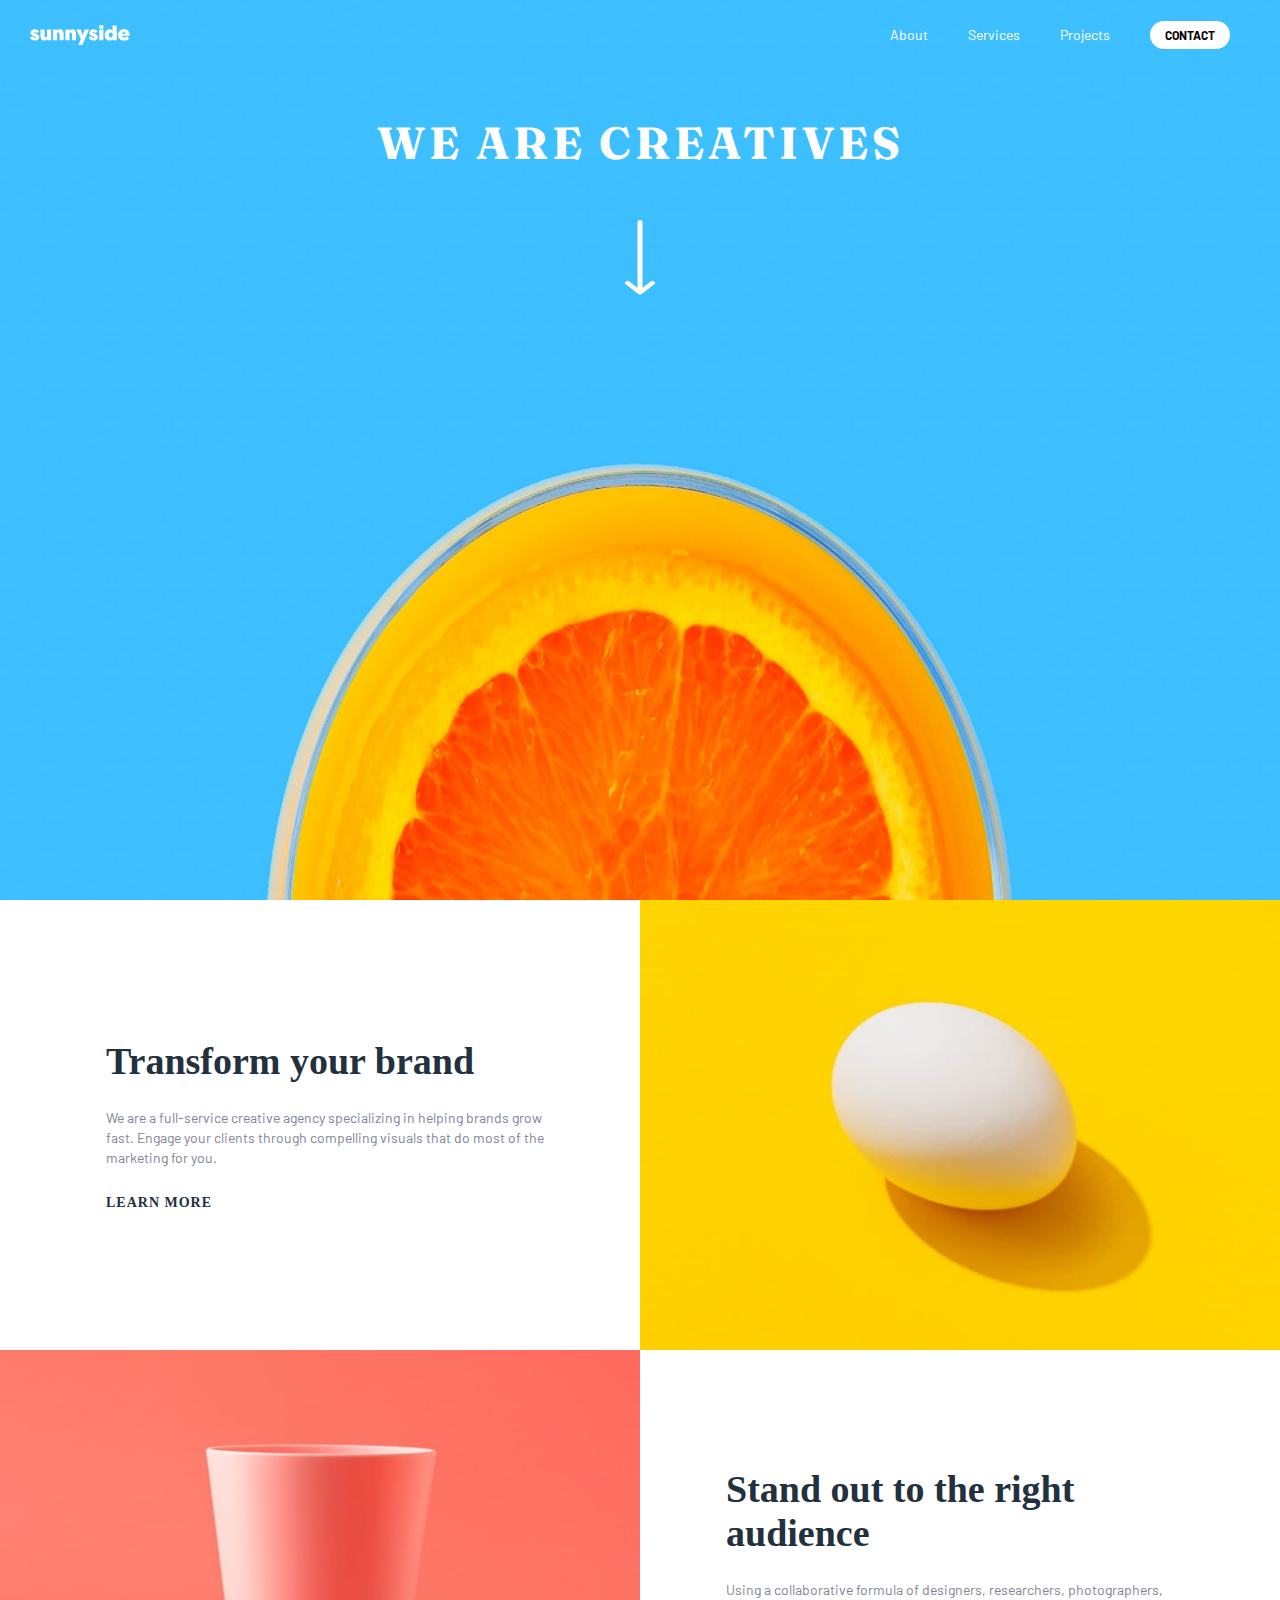
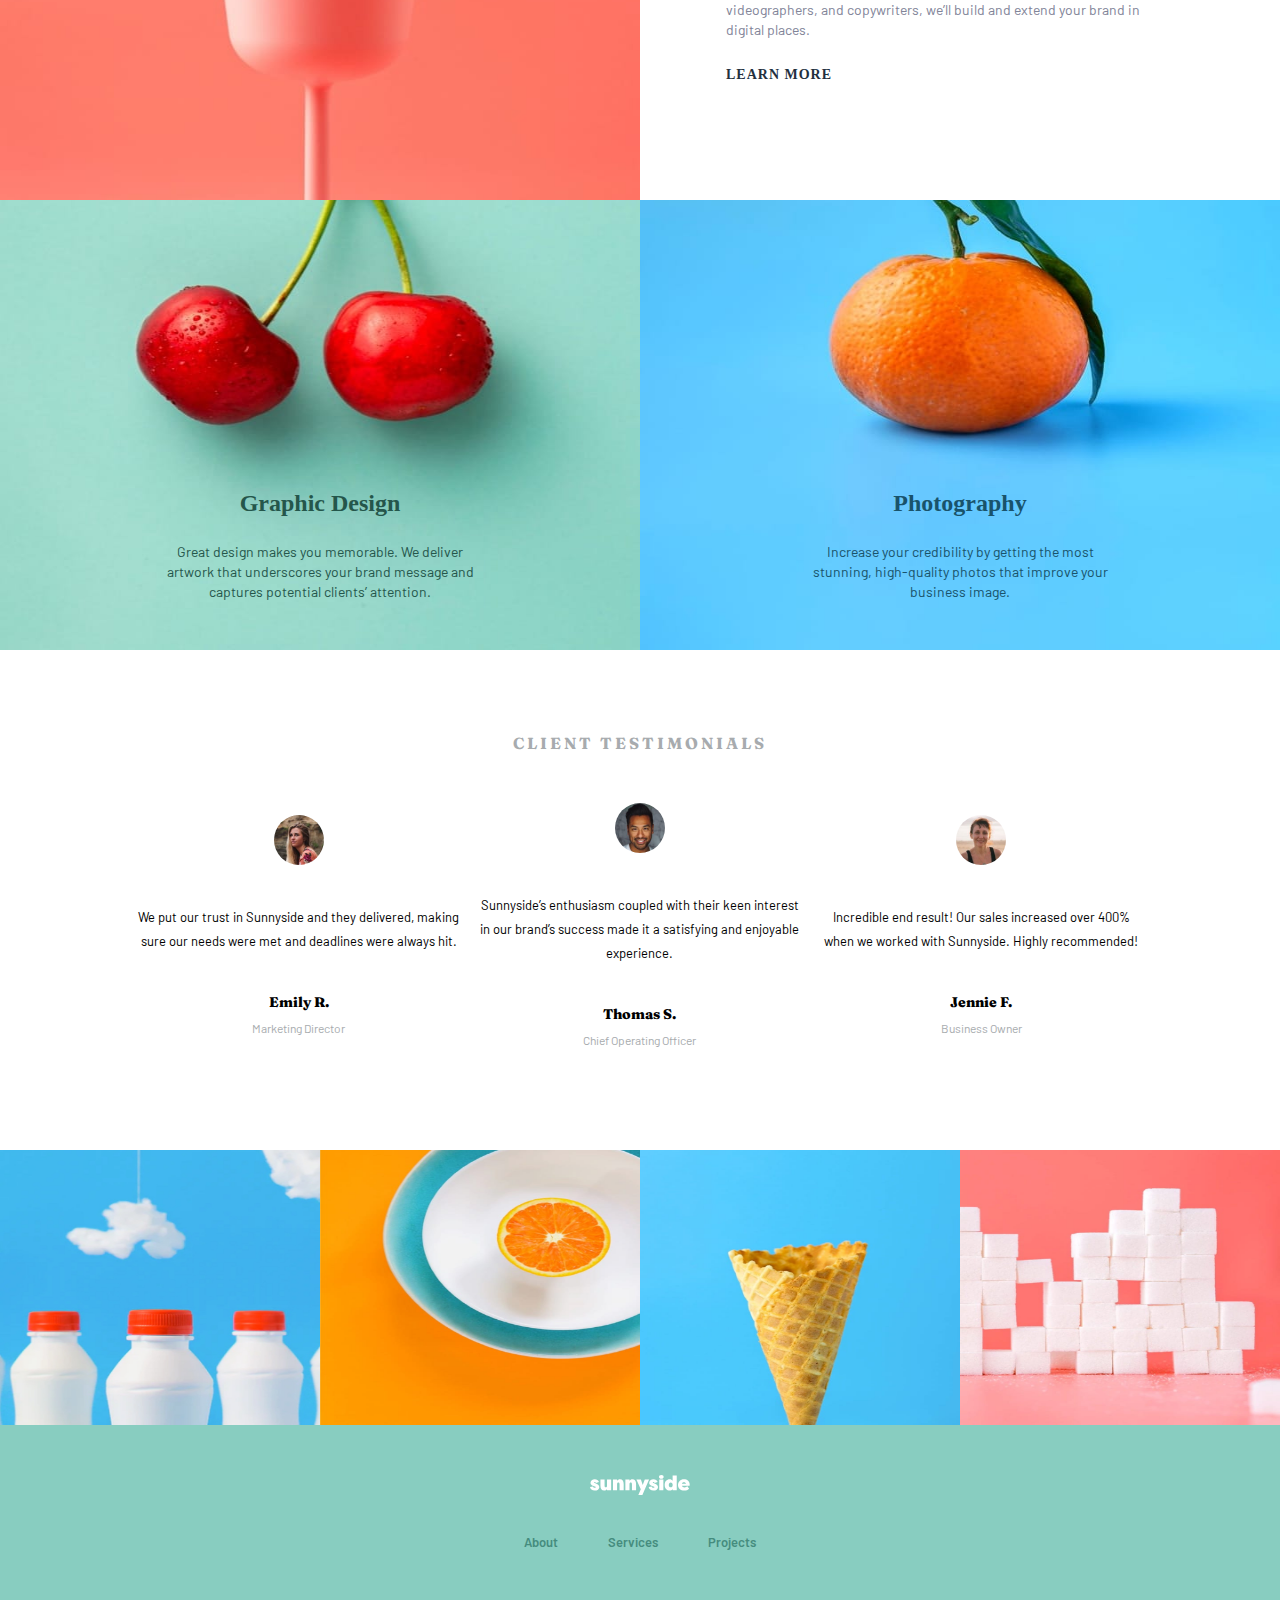
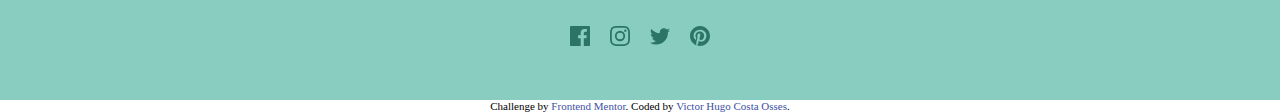
<file: Projeto001/index.html>
<!DOCTYPE html>
<html lang="en">
<head>
  <meta charset="UTF-8">
  <meta name="viewport" content="width=device-width, initial-scale=1.0">

  <link rel="icon" type="image/png" sizes="32x32" href="./images/favicon-32x32.png">
  
  <!-- CSS -->
  <link rel="stylesheet" href="css/style.css">

  <!-- Google Fonts -->
  <link href="https://fonts.googleapis.com/css2?family=Barlow:wght@400&family=Fraunces:wght@600;700&display=swap" rel="stylesheet">

  <title>Frontend Mentor | Sunnyside agency landing page</title>

  <style>
    .attribution { font-size: 11px; text-align: center;}
    .attribution a { color: hsl(228, 45%, 44%); }
  </style>

</head>
<body>
  <header class="background-header">
      <menu>
        <a href="#" class="logo"></a>
        <ul>
          <li><a href="#">About</a></li>
          <li><a href="#">Services</a></li>
          <li><a href="#">Projects</a></li>
          <li><a href="#" class="contact"> Contact</a></li>
        </ul>
        <div class="hamburger"></div>
      </menu>
      <div class="header-text">
        <h2>We are creatives</h2>
        <div class="arrow-down"></div>
      </div>
  </header>
  
  <div class="conteudo">
    <section class="first-section">
      <div class="content-text">
        <div>
          <h3>Transform your brand</h3>
          <p class="mg-top-bottom"> We are a full-service creative agency specializing in helping brands grow fast. 
            Engage your clients through compelling visuals that do most of the marketing for you.</p>
          <a href="#">Learn more</a>
        </div>
      </div>
      <div class="egg"></div>
    </section>

    <section class="second-section">
      <div class="stand-out"></div>
      <div class="content-text mg-right">
        <div>
          <h3>Stand out to the right audience</h3>
          <p class="mg-top-bottom">Using a collaborative formula of designers, researchers, photographers, videographers, and copywriters, we’ll build and extend your brand in digital places. </p>
          <a href="#">Learn more</a>
        </div>
      </div>
    </section>

    <section class="third-section">
      <div class="graphic-design">
        <div class="content-box">
          <div class="content-bottom">
            <h3>Graphic Design</h3>
            <p>Great design makes you memorable. We deliver artwork that underscores your brand message and captures potential clients’ attention.</p>
          </div>
        </div>
      </div>
  
      <div class="photography">
        <div class="content-box">
          <div class="content-bottom">
            <h3>Photography</h3>
            <p>Increase your credibility by getting the most stunning, high-quality photos that improve your business image.</p>
          </div>
        </div>
      </div>
    </section>

    <section class="client-testimonials">
      <div class="content">
          <header>
            <h2>Client testimonials</h2>
          </header>
          <div class="cards">
            <div class="card">
              <img src="images/image-emily.jpg" alt="">
              <p>We put our trust in Sunnyside and they delivered, making sure our needs were met and deadlines were always hit.</p>
              <span class="name">Emily R.</span>
              <span class="profi">Marketing Director</span>
            </div>
            <div class="card">
              <img src="images/image-thomas.jpg"  alt="">
              <p>Sunnyside’s enthusiasm coupled with their keen interest in our brand’s success made it a satisfying and enjoyable experience.</p>
              <span class="name">Thomas S.</span>
              <span class="profi">Chief Operating Officer</span>
            </div>
            <div class="card">
              <img src="images/image-jennie.jpg"  alt="">
              <p>Incredible end result! Our sales increased over 400% when we worked with Sunnyside. Highly recommended!</p>
              <span class="name">Jennie F.</span>
              <span class="profi">Business Owner</span>
            </div>
          </div>
      </div>
    </section>
  </div>

  <footer>
    <div class="images-footer">
      <div>
        <div id="milkbottles" class="img-footer"></div>
        <div id="orange" class="img-footer"></div>
      </div>
      <div>
        <div id="cone" class="img-footer"></div>
        <div id="sugarcubes" class="img-footer"></div>
      </div>
    </div>
    <div class="footer-links">
      <div class="content-footer">
        <a href="#" class="logo"></a>

        <ul class="links">
          <li><a href="#">About</a></li>
          <li><a href="#">Services</a></li>
          <li><a href="#">Projects</a></li>
        </ul>

        <ul class="midia-links">
          <li><a href="#"><img src="images/icon-facebook.svg" alt="" srcset=""></a></li>
          <li><a href="#"><img src="images/icon-instagram.svg" alt="" srcset=""></a></li>
          <li><a href="#"><img src="images/icon-twitter.svg" alt="" srcset=""></a></li>
          <li><a href="#"><img src="images/icon-pinterest.svg" alt="" srcset=""></a></li>
        </ul>
      </div>
    </div>
  </footer>

  <div class="attribution">
    Challenge by <a href="https://www.frontendmentor.io?ref=challenge" target="_blank">Frontend Mentor</a>. 
    Coded by <a href="#">Victor Hugo Costa Osses</a>.
  </div>
</body>
</html>
</file>
<file: Projeto001/css/style.css>
* {
  padding: 0px;
  margin: 0px;
  box-sizing: border-box;
  text-decoration: none;
}

body header.background-header {
  background-size: contain;
  background-repeat: no-repeat;
  width: 100%;
  height: 100%;
  background-size: 100% 100%;
  height: 100vh;
  min-height: 400px;
  background-color: #3dbeff;
  background-image: url("../images/desktop/image-header.jpg");
}
@media screen and (max-width: 576px) {
  body header.background-header {
    background-image: url("../images/mobile/image-header.jpg");
    min-height: 400px;
    height: 100vh;
  }
}
body header.background-header menu {
  display: flex;
  align-items: center;
  justify-content: center;
  justify-content: space-between;
  width: 100%;
  margin: 0 auto;
  height: 50px;
  padding: 20px 30px 0px 30px;
}
body header.background-header menu a.logo {
  background-size: contain;
  background-repeat: no-repeat;
  width: 100%;
  height: 100%;
  background-size: 100% 100%;
  width: 100px;
  height: 20px;
  background-image: url("../images/logo.svg");
}
body header.background-header menu ul {
  display: flex;
  align-items: center;
  justify-content: center;
  list-style: none;
}
@media screen and (max-width: 576px) {
  body header.background-header menu ul {
    display: none;
  }
}
body header.background-header menu ul li {
  margin: 0px 20px 0px 20px;
}
body header.background-header menu ul li a {
  color: white;
  font-family: "Barlow", sans-serif;
  font-size: 14px;
}
body header.background-header menu ul li a.contact {
  color: white;
  font-family: "Barlow", sans-serif;
  font-size: 12px;
  color: black;
  background: white;
  border-radius: 15px;
  padding: 7px 15px 7px 15px;
  text-transform: uppercase;
  font-weight: 700;
}
body header.background-header menu div.hamburger {
  background-size: contain;
  background-repeat: no-repeat;
  width: 100%;
  height: 100%;
  background-size: 100% 100%;
  background-image: url("../images/icon-hamburger.svg");
  width: 20px;
  height: 20px;
  display: none;
  cursor: pointer;
}
@media screen and (max-width: 576px) {
  body header.background-header menu div.hamburger {
    display: block;
  }
}
body header.background-header div.header-text {
  display: flex;
  align-items: center;
  justify-content: center;
  flex-direction: column;
}
body header.background-header div.header-text h2 {
  font-family: "Fraunces", sans-serif;
  font-size: 45px;
  color: white;
  text-transform: uppercase;
  letter-spacing: 4px;
  margin-top: 65px;
  text-align: center;
}
@media screen and (min-width: 577px) and (max-width: 768px) {
  body header.background-header div.header-text h2 {
    width: 50%;
    font-size: 40px;
    margin-top: 60px;
  }
}
@media screen and (max-width: 576px) {
  body header.background-header div.header-text h2 {
    padding: 0px 20px 0px 20px;
  }
}
body header.background-header div.header-text div.arrow-down {
  background-size: contain;
  background-repeat: no-repeat;
  width: 100%;
  height: 100%;
  background-size: 100% 100%;
  display: flex;
  align-items: center;
  justify-content: center;
  background-image: url("../images/icon-arrow-down.svg");
  width: 30px;
  height: 75px;
  margin: 50px 0px 0px 0px;
}
@media screen and (min-width: 577px) and (max-width: 768px) {
  body header.background-header div.header-text div.arrow-down {
    width: 35px;
    margin: 30px 0px 0px 0px;
  }
}
@media screen and (max-width: 576px) {
  body header.background-header div.header-text div.arrow-down {
    width: 35px;
    height: 90px;
    margin: 35px 0px 0px 0px;
  }
}
body div.conteudo section {
  display: flex;
  align-items: center;
  justify-content: center;
  flex-direction: row;
  justify-content: space-between;
  height: 450px;
}
@media screen and (max-width: 576px) {
  body div.conteudo section {
    height: 700px;
    text-align: center;
  }
}
@media screen and (max-width: 576px) {
  body div.conteudo section.first-section {
    flex-direction: column-reverse;
  }
}
@media screen and (max-width: 576px) {
  body div.conteudo section.second-section {
    flex-direction: column;
  }
}
@media screen and (max-width: 576px) {
  body div.conteudo section.third-section {
    flex-direction: column;
    height: 900px;
  }
}
@media screen and (min-width: 577px) and (max-width: 768px) {
  body div.conteudo section.third-section {
    height: 500px;
  }
}
body div.conteudo section div.egg {
  background-size: contain;
  background-repeat: no-repeat;
  width: 100%;
  height: 100%;
  background-size: 100% 100%;
  background-image: url("../images/desktop/image-transform.jpg");
}
@media screen and (max-width: 576px) {
  body div.conteudo section div.egg {
    height: 500px;
    background-image: url("../images/mobile/image-transform.jpg");
  }
}
body div.conteudo section div.stand-out {
  display: flex;
  align-items: center;
  justify-content: center;
  background-size: contain;
  background-repeat: no-repeat;
  width: 100%;
  height: 100%;
  background-size: 100% 100%;
  background-image: url("../images/desktop/image-stand-out.jpg");
}
@media screen and (max-width: 576px) {
  body div.conteudo section div.stand-out {
    height: 500px;
    background-image: url("../images/mobile/image-stand-out.jpg");
  }
}
body div.conteudo section div.photography {
  display: flex;
  align-items: center;
  justify-content: center;
  background-size: contain;
  background-repeat: no-repeat;
  width: 100%;
  height: 100%;
  background-size: 100% 100%;
  background-image: url("../images/desktop/image-photography.jpg");
}
@media screen and (max-width: 576px) {
  body div.conteudo section div.photography {
    height: 700px;
    background-image: url("../images/mobile/image-photography.jpg");
  }
}
body div.conteudo section div.photography p {
  color: #19536b;
}
body div.conteudo section div.photography h3 {
  color: #19536b;
}
body div.conteudo section div.graphic-design {
  background-size: contain;
  background-repeat: no-repeat;
  width: 100%;
  height: 100%;
  background-size: 100% 100%;
  display: flex;
  align-items: center;
  justify-content: center;
  background-image: url("../images/desktop/image-graphic-design.jpg");
}
@media screen and (max-width: 576px) {
  body div.conteudo section div.graphic-design {
    height: 700px;
    background-image: url("../images/mobile/image-graphic-design.jpg");
  }
}
body div.conteudo section div.graphic-design p {
  color: #25564b;
}
body div.conteudo section div.graphic-design h3 {
  color: #25564b;
}
body div.conteudo section div.content-box {
  position: relative;
  display: flex;
  flex-direction: column;
  text-align: center;
  width: 50%;
  height: 100%;
}
@media screen and (max-width: 576px) {
  body div.conteudo section div.content-box {
    width: 80%;
  }
}
@media screen and (min-width: 577px) and (max-width: 768px) {
  body div.conteudo section div.content-box {
    width: 70%;
  }
}
@media screen and (min-width: 769px) and (max-width: 992px) {
  body div.conteudo section div.content-box {
    width: 80%;
  }
}
body div.conteudo section div.content-box div.content-bottom {
  position: absolute;
  bottom: 0;
  transform: translateY(-40px);
  height: 120px;
  min-height: auto;
}
body div.conteudo section div.content-box div.content-bottom h3 {
  font-size: 24px;
}
@media screen and (max-width: 576px) {
  body div.conteudo section div.content-box div.content-bottom h3 {
    font-size: 32px;
  }
}
body div.conteudo section div.content-box div.content-bottom p {
  font-size: 14px;
  line-height: 20px;
  font-family: "Barlow", sans-serif;
  margin-top: 25px;
}
@media screen and (max-width: 576px) {
  body div.conteudo section div.content-box div.content-bottom p {
    font-size: 16px;
  }
}
body div.conteudo section.client-testimonials {
  height: auto;
  min-height: 500px;
  justify-content: center;
  padding: 50px 0px 50px 0px;
}
@media screen and (min-width: 769px) and (max-width: 992px) {
  body div.conteudo section.client-testimonials {
    padding: 80px 0px 80px 0px;
  }
}
@media screen and (min-width: 577px) and (max-width: 768px) {
  body div.conteudo section.client-testimonials {
    padding: 80px 0px 80px 0px;
  }
}
@media screen and (max-width: 576px) {
  body div.conteudo section.client-testimonials {
    padding: 80px 0px 80px 0px;
  }
}
body div.conteudo section.client-testimonials div.content {
  position: relative;
  height: 100%;
  width: 80%;
  text-align: center;
}
body div.conteudo section.client-testimonials div.content header h2 {
  text-transform: uppercase;
  font-family: "Fraunces", sans-serif;
  letter-spacing: 3px;
  font-size: 16px;
  height: 100%;
  color: #a7abae;
  transform: translateY(-20px);
}
body div.conteudo section.client-testimonials div.content div.cards {
  width: 100%;
  height: 100%;
  display: flex;
  flex-direction: row;
  flex-wrap: wrap;
  justify-content: center;
  align-items: center;
  margin-top: 30px;
}
body div.conteudo section.client-testimonials div.content div.cards div.card {
  display: flex;
  align-items: center;
  justify-content: center;
  flex-direction: column;
  width: 33.333%;
  height: 88%;
}
@media screen and (min-width: 769px) and (max-width: 992px) {
  body div.conteudo section.client-testimonials div.content div.cards div.card {
    width: 50%;
    padding-bottom: 30px;
  }
}
@media screen and (min-width: 577px) and (max-width: 768px) {
  body div.conteudo section.client-testimonials div.content div.cards div.card {
    width: 75%;
    padding-bottom: 40px;
  }
}
@media screen and (max-width: 576px) {
  body div.conteudo section.client-testimonials div.content div.cards div.card {
    width: 90%;
    padding-bottom: 50px;
  }
}
body div.conteudo section.client-testimonials div.content div.cards img {
  width: 50px;
  height: 50px;
  border-radius: 50%;
}
body div.conteudo section.client-testimonials div.content div.cards p {
  margin: 40px 0px 40px 0px;
  padding: 0px 10px 0px 10px;
  font-family: "Barlow", sans-serif;
  font-size: 13px;
  line-height: 1.5rem;
}
body div.conteudo section.client-testimonials div.content div.cards span.name {
  font-size: 14px;
  font-family: "Fraunces", sans-serif;
  font-weight: 800;
  margin-bottom: 10px;
}
body div.conteudo section.client-testimonials div.content div.cards span.profi {
  font-size: 12px;
  font-family: "Barlow", sans-serif;
  color: #a7abae;
}
body div.conteudo div.content-text {
  display: flex;
  align-items: center;
  justify-content: center;
  width: 100%;
  height: 100%;
}
body div.conteudo div.content-text.mg-right {
  transform: translateX(-20px);
}
@media screen and (max-width: 576px) {
  body div.conteudo div.content-text.mg-right {
    transform: translateX(0px);
  }
}
body div.conteudo div.content-text div {
  transform: translateX(10px);
  width: 70%;
}
@media screen and (max-width: 576px) {
  body div.conteudo div.content-text div {
    width: 80%;
    transform: translateX(0px);
  }
}
body div.conteudo div.content-text div h3 {
  font-size: 38px;
  color: #23303e;
  font-weight: 900;
}
body div.conteudo div.content-text div p {
  font-size: 14px;
  font-family: "Barlow", sans-serif;
  color: #818498;
  line-height: 20px;
  margin-top: 25px;
  margin-bottom: 25px;
}
@media screen and (max-width: 576px) {
  body div.conteudo div.content-text div p {
    font-size: 16px;
  }
}
body div.conteudo div.content-text div a {
  width: 107px;
  text-transform: uppercase;
  color: #23303e;
  font-size: 14px;
  font-weight: 700;
  letter-spacing: 1px;
}
body footer {
  width: 100%;
  height: auto;
  min-height: 550px;
  background: gray;
}
body footer div.images-footer {
  display: flex;
  flex-direction: row;
  justify-content: space-between;
  width: 100%;
  height: 275px;
}
@media screen and (max-width: 576px) {
  body footer div.images-footer {
    height: 300px;
    flex-direction: column;
  }
}
body footer div.images-footer div.img-footer {
  width: 100%;
  height: 100%;
  background-size: 100% 100%;
  background-repeat: no-repeat;
  width: 50%;
  height: 100%;
}
body footer div.images-footer div {
  display: flex;
  flex-direction: row;
  width: 100%;
  height: 100%;
}
body footer div.images-footer div#milkbottles {
  background-image: url("../images/desktop/image-gallery-milkbottles.jpg");
}
@media screen and (min-width: 577px) and (max-width: 768px) {
  body footer div.images-footer div#milkbottles {
    background-image: url("../images/mobile/image-gallery-milkbottles.jpg");
  }
}
@media screen and (max-width: 576px) {
  body footer div.images-footer div#milkbottles {
    background-image: url("../images/mobile/image-gallery-milkbottles.jpg");
  }
}
body footer div.images-footer div#orange {
  background-image: url("../images/desktop/image-gallery-orange.jpg");
}
@media screen and (min-width: 577px) and (max-width: 768px) {
  body footer div.images-footer div#orange {
    background-image: url("../images/mobile/image-gallery-orange.jpg");
  }
}
@media screen and (max-width: 576px) {
  body footer div.images-footer div#orange {
    background-image: url("../images/mobile/image-gallery-orange.jpg");
  }
}
body footer div.images-footer div#cone {
  background-image: url("../images/desktop/image-gallery-cone.jpg");
}
@media screen and (min-width: 577px) and (max-width: 768px) {
  body footer div.images-footer div#cone {
    background-image: url("../images/mobile/image-gallery-cone.jpg");
  }
}
@media screen and (max-width: 576px) {
  body footer div.images-footer div#cone {
    background-image: url("../images/mobile/image-gallery-cone.jpg");
  }
}
body footer div.images-footer div#sugarcubes {
  background-image: url("../images/desktop/image-gallery-sugarcubes.jpg");
}
@media screen and (min-width: 577px) and (max-width: 768px) {
  body footer div.images-footer div#sugarcubes {
    background-image: url("../images/mobile/image-gallery-sugar-cubes.jpg");
  }
}
@media screen and (max-width: 576px) {
  body footer div.images-footer div#sugarcubes {
    background-image: url("../images/mobile/image-gallery-sugar-cubes.jpg");
  }
}
body footer div.footer-links {
  display: flex;
  align-items: center;
  justify-content: center;
  width: 100%;
  height: 275px;
  background-color: #88cdc0;
}
body footer div.footer-links div.content-footer {
  display: flex;
  align-items: center;
  justify-content: center;
  padding: 30px 0px 30px 0px;
  flex-direction: column;
  height: 100%;
  width: 300px;
  text-align: center;
}
body footer div.footer-links div a.logo {
  background-size: contain;
  background-repeat: no-repeat;
  width: 100%;
  height: 100%;
  background-size: 100% 100%;
  width: 100px;
  height: 20px;
  background-image: url("../images/logo.svg");
  transform: translateY(20px);
}
body footer div.footer-links div ul {
  display: flex;
  align-items: center;
  justify-content: center;
  width: 100%;
  list-style: none;
}
body footer div.footer-links div ul.links {
  margin: auto 0px auto 0px;
  transform: translateY(-20px);
}
body footer div.footer-links div ul.links li {
  margin: 0px 25px 0px 25px;
  font-family: "Barlow", sans-serif;
  color: #458c7e;
}
body footer div.footer-links div ul.links li a {
  text-decoration: none;
  color: #458c7e;
  font-size: 13px;
  font-weight: 600;
}
body footer div.footer-links div ul.midia-links {
  transform: translateY(-20px);
}
body footer div.footer-links div ul.midia-links li {
  margin: 0px 10px 0px 10px;
}
body footer div.footer-links div ul.midia-links li a {
  color: #458c7e;
}

/*# sourceMappingURL=style.css.map */
</file>
